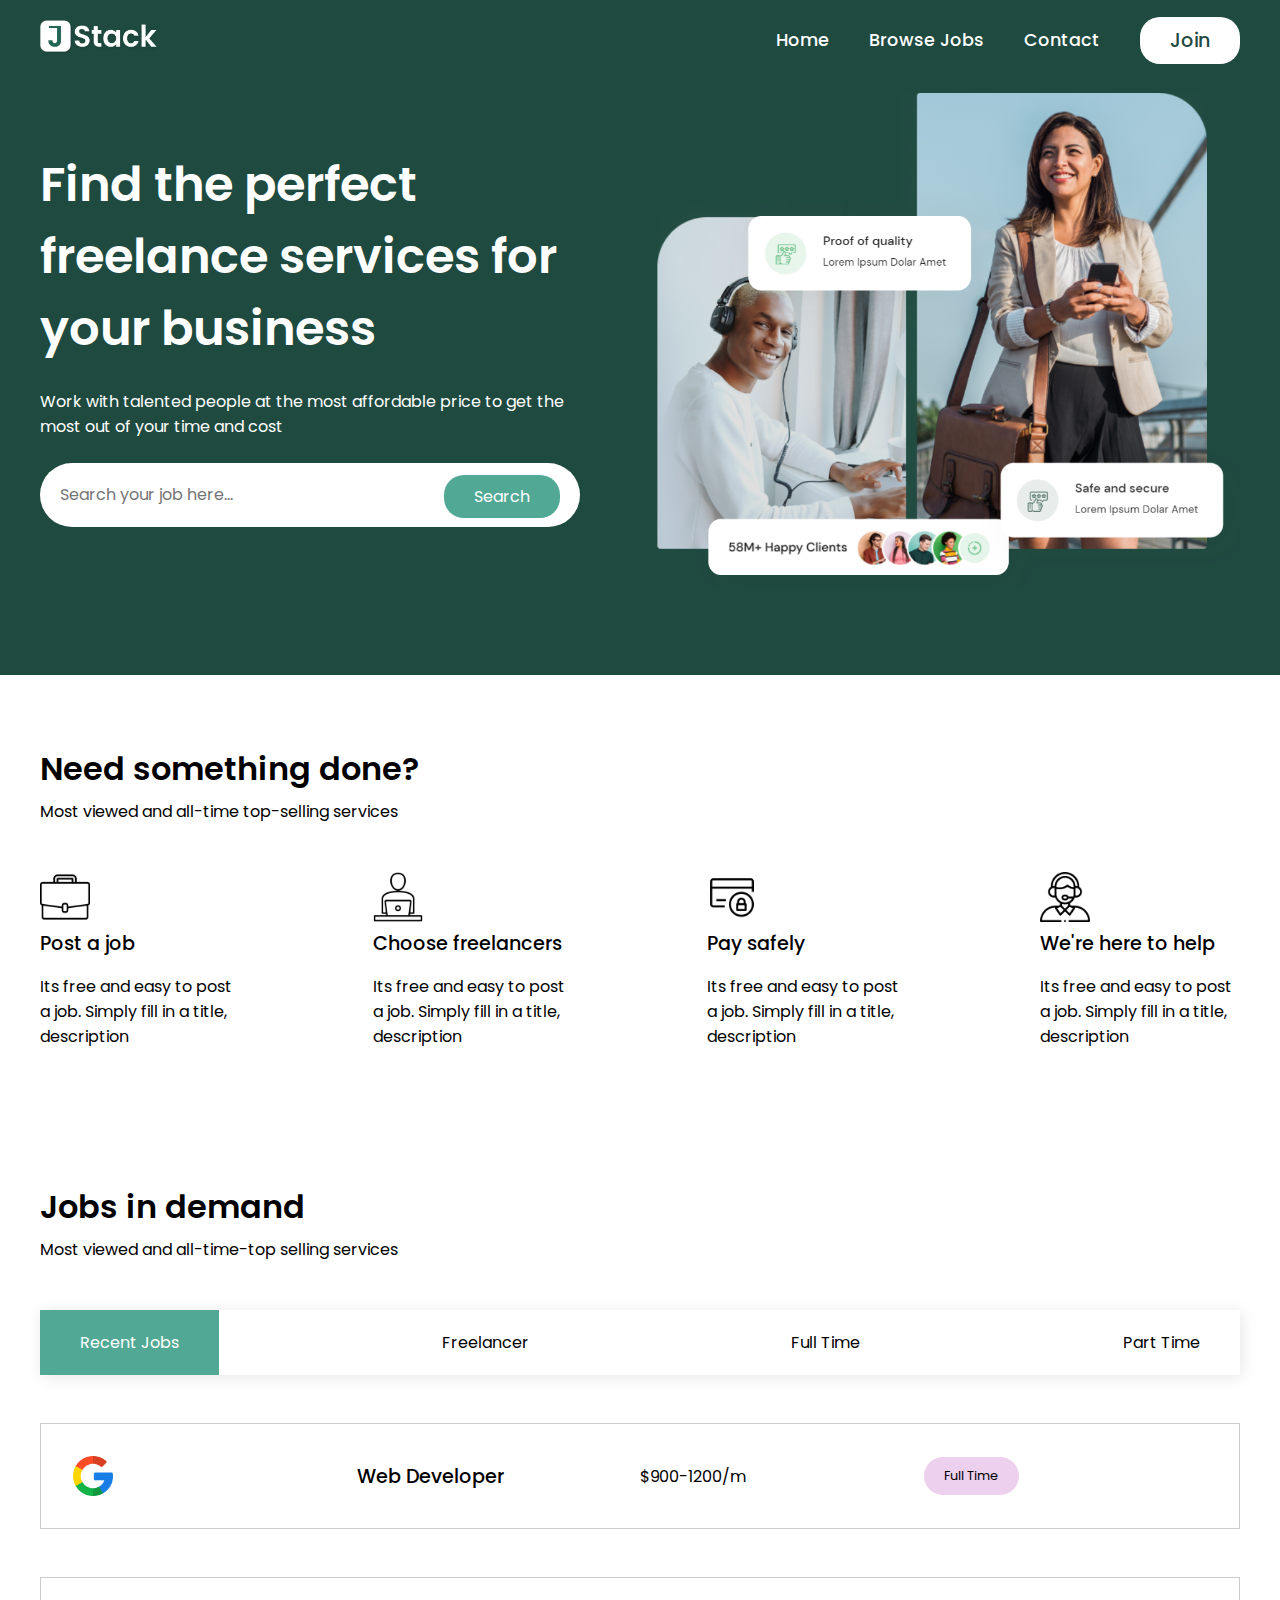
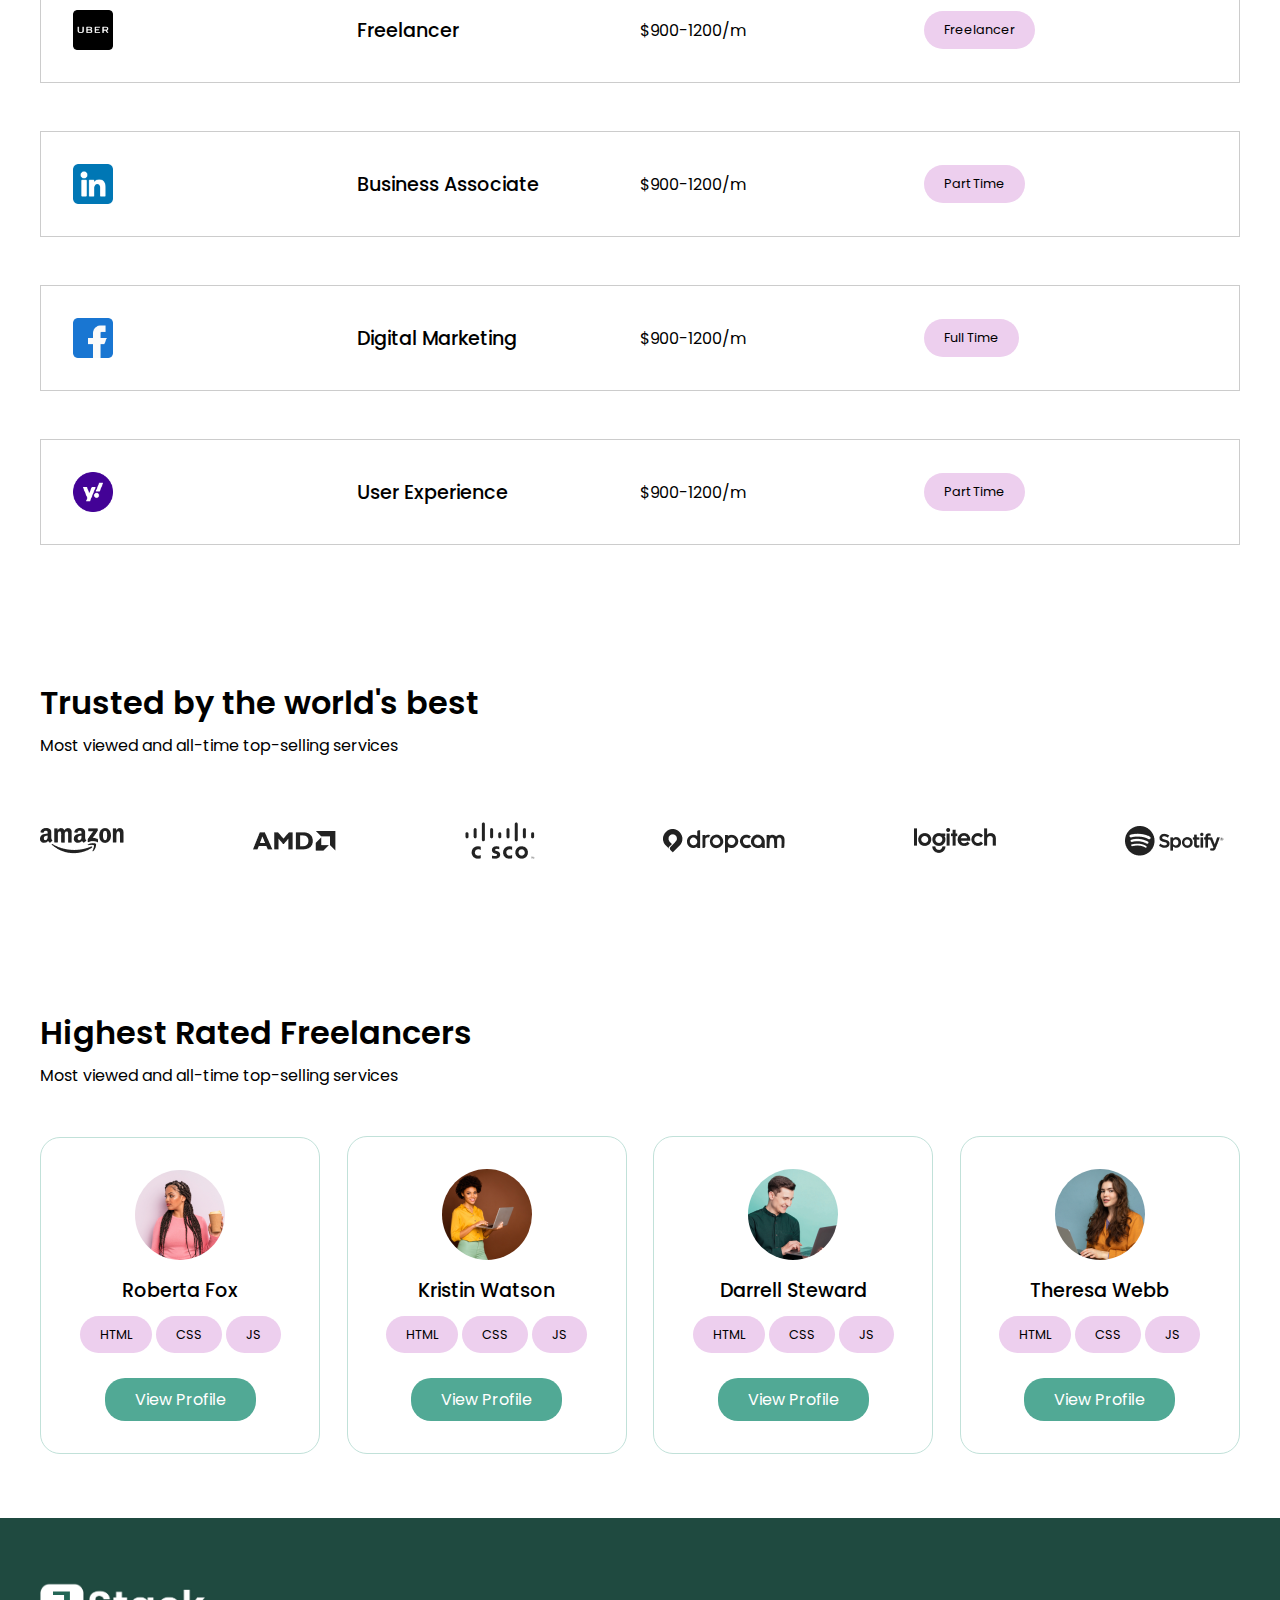
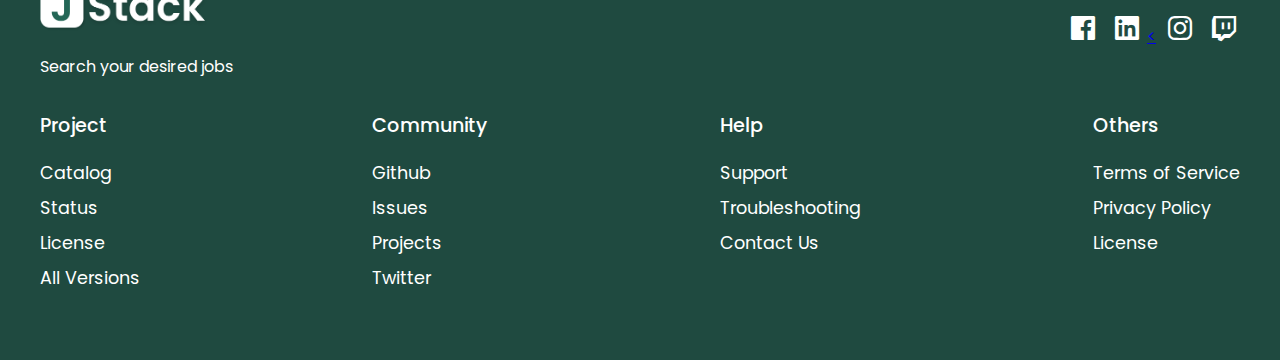
<file: index.html>
<!DOCTYPE html>
<html lang="en">

    <head>
        <meta charset="UTF-8">
        <meta name="viewport" content="width=device-width, initial-scale=1.0">
        <title>JSTACK - Search Jobs</title>
        <link rel="stylesheet" href="style.css">
        <link href='https://unpkg.com/boxicons@2.1.4/css/boxicons.min.css' rel='stylesheet'>

    </head>

    <body>

        <!-- Header  Section-->
        <header>
            <div id="navbar" class="obj-width">
                <a href="index.html"><img class="logo" src="images/logo.png"></a>

                <ul id="menu">
                    <li><a href="#">Home</a></li>
                    <li><a href="/jobs/job.html">Browse Jobs</a></li>
                    <li><a href="contact.html">Contact</a></li>
                    <button id="w-btn">Join</button>
                </ul>

                <i id="bar" class='bx bx-menu'></i>
            </div>
        </header>

        <!-- Hero  Section-->
         <section class="hero ">
            <div class="hero-box obj-width">
                <div class="h-left">
                    <h1>Find the perfect freelance services for your business</h1>
                    <p>Work with talented people at the most affordable price to get the most out of your time and cost</p>
                    <div class="search">
                        <input type="text" placeholder="Search your job here...">
                        <a id="g-btn" href="#">Search</a>
                    </div>
                </div>
                <div class="h-right"><img src="images/hero1.PNG" alt=""></div>
            </div>
         </section>

        <!-- Features  Section-->
         <section class="features sec-space obj-width">
            <h2>Need something done?</h2>
            <p>Most viewed and all-time top-selling services</p>

            <div class="fe-box">
                <div>
                    <img src="images/fe 1.png" alt="">
                    <h3>Post a job</h3>
                    <p>Its free and easy to post a job. Simply fill in a title, description</p>
                </div>
                <div>
                    <img src="images/fe 2.png" alt="">
                    <h3>Choose freelancers</h3>
                    <p>Its free and easy to post a job. Simply fill in a title, description</p>
                </div>
                <div>
                    <img src="images/fe 3.png" alt="">
                    <h3>Pay safely</h3>
                    <p>Its free and easy to post a job. Simply fill in a title, description</p>
                </div>
                <div>
                    <img src="images/fe 4.png" alt="">
                    <h3>We're here to help</h3>
                    <p>Its free and easy to post a job. Simply fill in a title, description</p>
                </div>
            </div>
         </section>

        <!-- Job Listing  Section-->
         <section class="jobs sec-space obj-width">
            <h2>Jobs in demand</h2>
            <p>Most viewed and all-time-top selling services</p>

            <ul class="job-id">
                <li data-target="all" class="active">Recent Jobs</li>
                <li data-target="freelancer">Freelancer</li>
                <li data-target="fullTime">Full Time</li>
                <li data-target="partTime">Part Time</li>
            </ul>

            <div class="jobs-container">
                <li data-item="fullTime" class="jList">
                    <img src="images/google.png" alt="">
                    <h3>Web Developer</h3>
                    <p>$900-1200/m</p>
                    <span id="key">Full Time</span>
                </li>
                <li data-item="freelancer" class="jList">
                    <img src="images/uber.png" alt="">
                    <h3>Freelancer</h3>
                    <p>$900-1200/m</p>
                    <span id="key">Freelancer</span>
                </li>
                <li data-item="partTime" class="jList">
                    <img src="images/linkedin.png" alt="">
                    <h3>Business Associate</h3>
                    <p>$900-1200/m</p>
                    <span id="key">Part Time</span>
                </li>
                <li data-item="fullTime" class="jList">
                    <img src="images/facebook.png" alt="">
                    <h3>Digital Marketing</h3>
                    <p>$900-1200/m</p>
                    <span id="key">Full Time</span>
                </li>
                <li data-item="partTime" class="jList">
                    <img src="images/yahoo.png" alt="">
                    <h3>User Experience</h3>
                    <p>$900-1200/m</p>
                    <span id="key">Part Time</span>
                </li>
            </div>
         </section>

        <!-- Brand  Section-->
         <section class="trust sec-space obj-width">
            <h2>Trusted by the world's best</h2>
            <p>Most viewed and all-time top-selling services</p>

            <div class="t-box">
                <img src="images/t1.png" alt="">
                <img src="images/t2.png" alt="">
                <img src="images/t3.png" alt="">
                <img src="images/t4.png" alt="">
                <img src="images/t5.png" alt="">
                <img src="images/t6.png" alt="">
            </div>
         </section>

        <!-- Team Section-->
        <section class="team sec-space obj-width">
            <h2>Highest Rated Freelancers</h2>
            <p>Most viewed and all-time top-selling services</p>

            <div class="team-container">
                <div class="fl-box">
                    <img src="images/fl-1.png" alt="">
                    <h3>Roberta Fox</h3>
                    <div class="skill">
                        <span id="key">HTML</span>
                        <span id="key">CSS</span>
                        <span id="key">JS</span>
                    </div>
                    
                    <a href="#" id="g-btn">View Profile</a>
                </div>
                <div class="fl-box">
                    <img src="images/fl-2.png" alt="">
                    <h3>Kristin Watson</h3>
                    <div class="skill">
                        <span id="key">HTML</span>
                        <span id="key">CSS</span>
                        <span id="key">JS</span>
                    </div>
                    
                    <a href="#" id="g-btn">View Profile</a>
                </div>
                <div class="fl-box">
                    <img src="images/fl-3.png" alt="">
                    <h3>Darrell Steward</h3>
                    <div class="skill">
                        <span id="key">HTML</span>
                        <span id="key">CSS</span>
                        <span id="key">JS</span>
                    </div>
                    
                    <a href="#" id="g-btn">View Profile</a>
                </div>
                <div class="fl-box">
                    <img src="images/fl-4.png" alt="">
                    <h3>Theresa Webb</h3>
                    <div class="skill">
                        <span id="key">HTML</span>
                        <span id="key">CSS</span>
                        <span id="key">JS</span>
                    </div>
                    
                    <a href="#" id="g-btn">View Profile</a>
                </div>
            </div>
         </section>

        <!-- Footer  Section-->
         <footer class="footer">
            <div class="obj-width">
                <div class="top">
                    <div>
                        <img class="logo" src="images/logo.png" alt="">
                        <p>Search your desired jobs</p>
                    </div>
                    <div>
                        <a href="https://github.com/jamalpromax"><i class='bx bxl-facebook-square'></i></a>
                        <a href="https://github.com/jamalpromax"><i class='bx bxl-linkedin-square'></i></a>
                        <a href="https://github.com/jamalpromax"><<i class='bx bxl-instagram'></i></a>
                        <a href="https://github.com/jamalpromax"><i class='bx bxl-twitch'></i></i></a>
                    </div>
                </div>

                <div class="bottom">
                    <div>
                        <h3>Project</h3>
                        <a href="#">Catalog</a>
                        <a href="#">Status</a>
                        <a href="#">License</a>
                        <a href="#">All Versions</a>
                    </div>
                    <div>
                        <h3>Community</h3>
                        <a href="#">Github</a>
                        <a href="#">Issues</a>
                        <a href="#">Projects</a>
                        <a href="#">Twitter</a>
                    </div>
                    <div>
                        <h3>Help</h3>
                        <a href="#">Support</a>
                        <a href="#">Troubleshooting</a>
                        <a href="#">Contact Us</a>
                    </div>
                    <div>
                        <h3>Others</h3>
                        <a href="#">Terms of Service</a>
                        <a href="#">Privacy Policy</a>
                        <a href="#">License</a>
                    </div>                    
                </div>
            </div>
         </footer>


        <script src="toggle.js"></script>
        <script src="script.js"></script>
    </body>

</html>
</file>
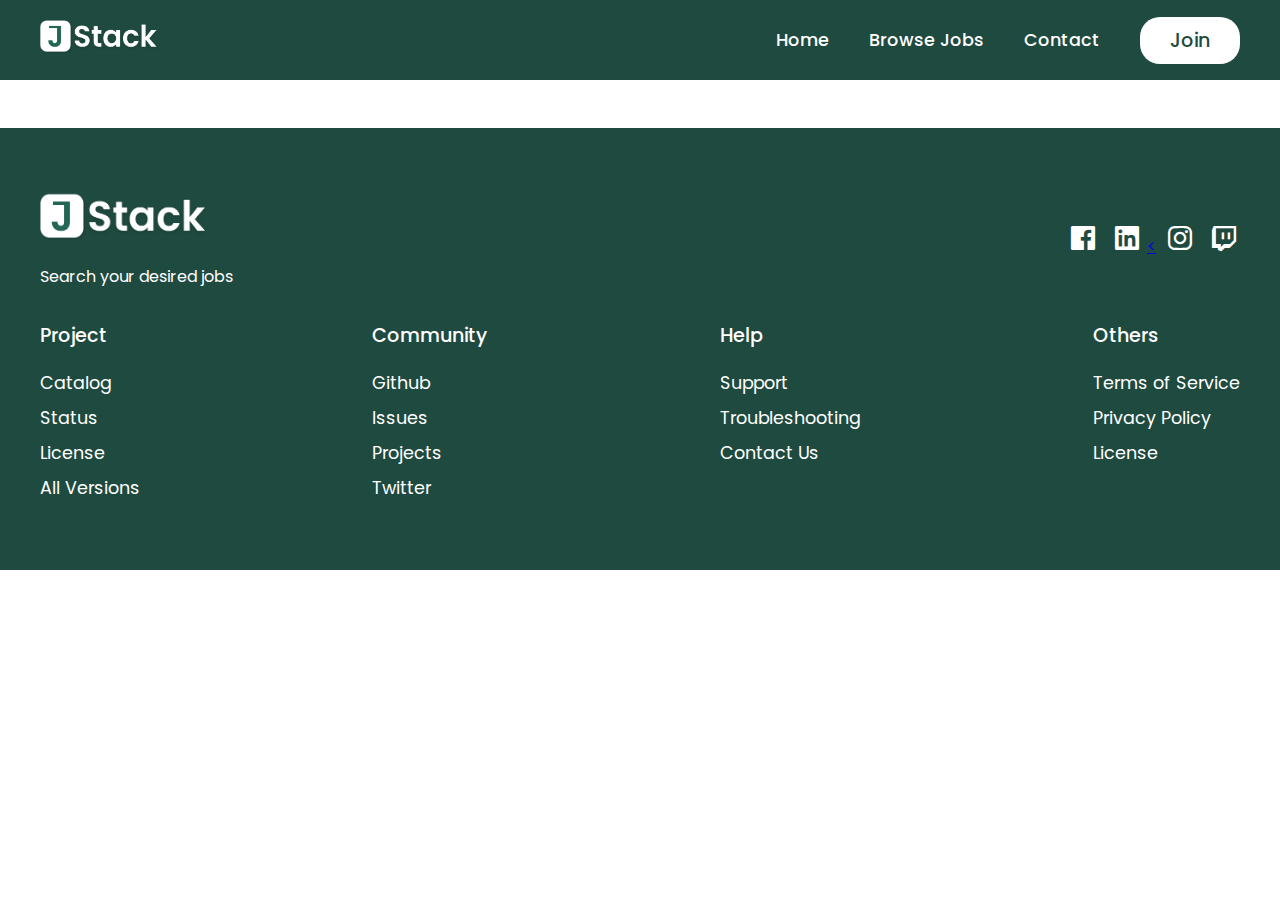
<file: jobs/job-details.html>
<!DOCTYPE html>
<html lang="en">

    <head>
        <meta charset="UTF-8">
        <meta name="viewport" content="width=device-width, initial-scale=1.0">
        <title>JSTACK - Search Jobs</title>
        <link rel="stylesheet" href="../style.css">
        <link href='https://unpkg.com/boxicons@2.1.4/css/boxicons.min.css' rel='stylesheet'>

    </head>

    <body>

        <!-- Header  Section-->
        <header>
            <div id="navbar" class="obj-width">
                <a href="../index.html"><img class="logo" src="../images/logo.png"></a>

                <ul id="menu">
                    <li><a href="../index.html">Home</a></li>
                    <li><a href="job.html">Browse Jobs</a></li>
                    <li><a href="../contact.html">Contact</a></li>
                    <button id="w-btn">Join</button>
                </ul>

                <i id="bar" class='bx bx-menu'></i>
            </div>
        </header>

        <div id="jobDetails" class="extra-space obj-width">
            
        </div>

  
        <!-- Footer  Section-->
         <footer class="footer">
            <div class="obj-width">
                <div class="top">
                    <div>
                        <img class="logo" src="../images/logo.png" alt="">
                        <p>Search your desired jobs</p>
                    </div>
                    <div>
                        <a href="https://github.com/jamalpromax"><i class='bx bxl-facebook-square'></i></a>
                        <a href="https://github.com/jamalpromax"><i class='bx bxl-linkedin-square'></i></a>
                        <a href="https://github.com/jamalpromax"><<i class='bx bxl-instagram'></i></a>
                        <a href="https://github.com/jamalpromax"><i class='bx bxl-twitch'></i></i></a>
                    </div>
                </div>

                <div class="bottom">
                    <div>
                        <h3>Project</h3>
                        <a href="#">Catalog</a>
                        <a href="#">Status</a>
                        <a href="#">License</a>
                        <a href="#">All Versions</a>
                    </div>
                    <div>
                        <h3>Community</h3>
                        <a href="#">Github</a>
                        <a href="#">Issues</a>
                        <a href="#">Projects</a>
                        <a href="#">Twitter</a>
                    </div>
                    <div>
                        <h3>Help</h3>
                        <a href="#">Support</a>
                        <a href="#">Troubleshooting</a>
                        <a href="#">Contact Us</a>
                    </div>
                    <div>
                        <h3>Others</h3>
                        <a href="#">Terms of Service</a>
                        <a href="#">Privacy Policy</a>
                        <a href="#">License</a>
                    </div>                    
                </div>
            </div>
         </footer>

         <script>
            document.addEventListener("DOMContentLoaded", () => {
                const urlParam = new URLSearchParams(window.location.search);
                const index = urlParam.get("id");

                const selectJob = jCategory[index];

                const jobDetailsContainer = document.getElementById("jobDetails");

                jobDetailsContainer.innerHTML = `
                
                <div class="job-header">
                <div class="job-img-row">
                    <img src=${selectJob.image} alt="">
                    <div>
                        <h2>${selectJob.companyName}</h2>
                        <span>${selectJob.location}</span>                        
                    </div>                    
                </div>
                <a id="g-btn" href="#">Apply Now</a>
            </div>

         <div class="features obj-width">
            
            <div class="fe-box">
                <div>
                    <img src="../images/vacancy.png" alt="">
                    <h3>Vacancy</h3>
                    <p>${selectJob.vacancy}</p>
                </div>
                <div>
                    <img src="../images/fe 1.png" alt="">
                    <h3>Position</h3>
                    <p>${selectJob.title}</p>
                </div>
                <div>
                    <img src="../images/hour.png" alt="">
                    <h3>Hours</h3>
                    <p>${selectJob.hours}</p>
                </div>
                <div>
                    <img src="../images/salary.png" alt="">
                    <h3>Salary</h3>
                    <p>${selectJob.rate}</p>
                </div>
            </div>
        </div>

        <div class="job-description sec-space">
            <h3>Job Description</h3>
            <p>${selectJob.description}</p>

            <h3>Employment Status</h3>
            <p>- ${selectJob.av}</p>

            <h3>Workplace</h3>
            <p>- ${selectJob.workplace}</p>

            <h3>Educational Requirements</h3>
            <p>- ${selectJob.education}</p>

            <h3>Experience Requirements</h3>
            <p>- ${selectJob.experience}</p>
        </div>
                `
            });
         </script>

        <script src="../toggle.js"></script>
        <script src="job-list.js"></script>
        <script src="jobSearch.js"></script>
    </body>

</html>
</file>
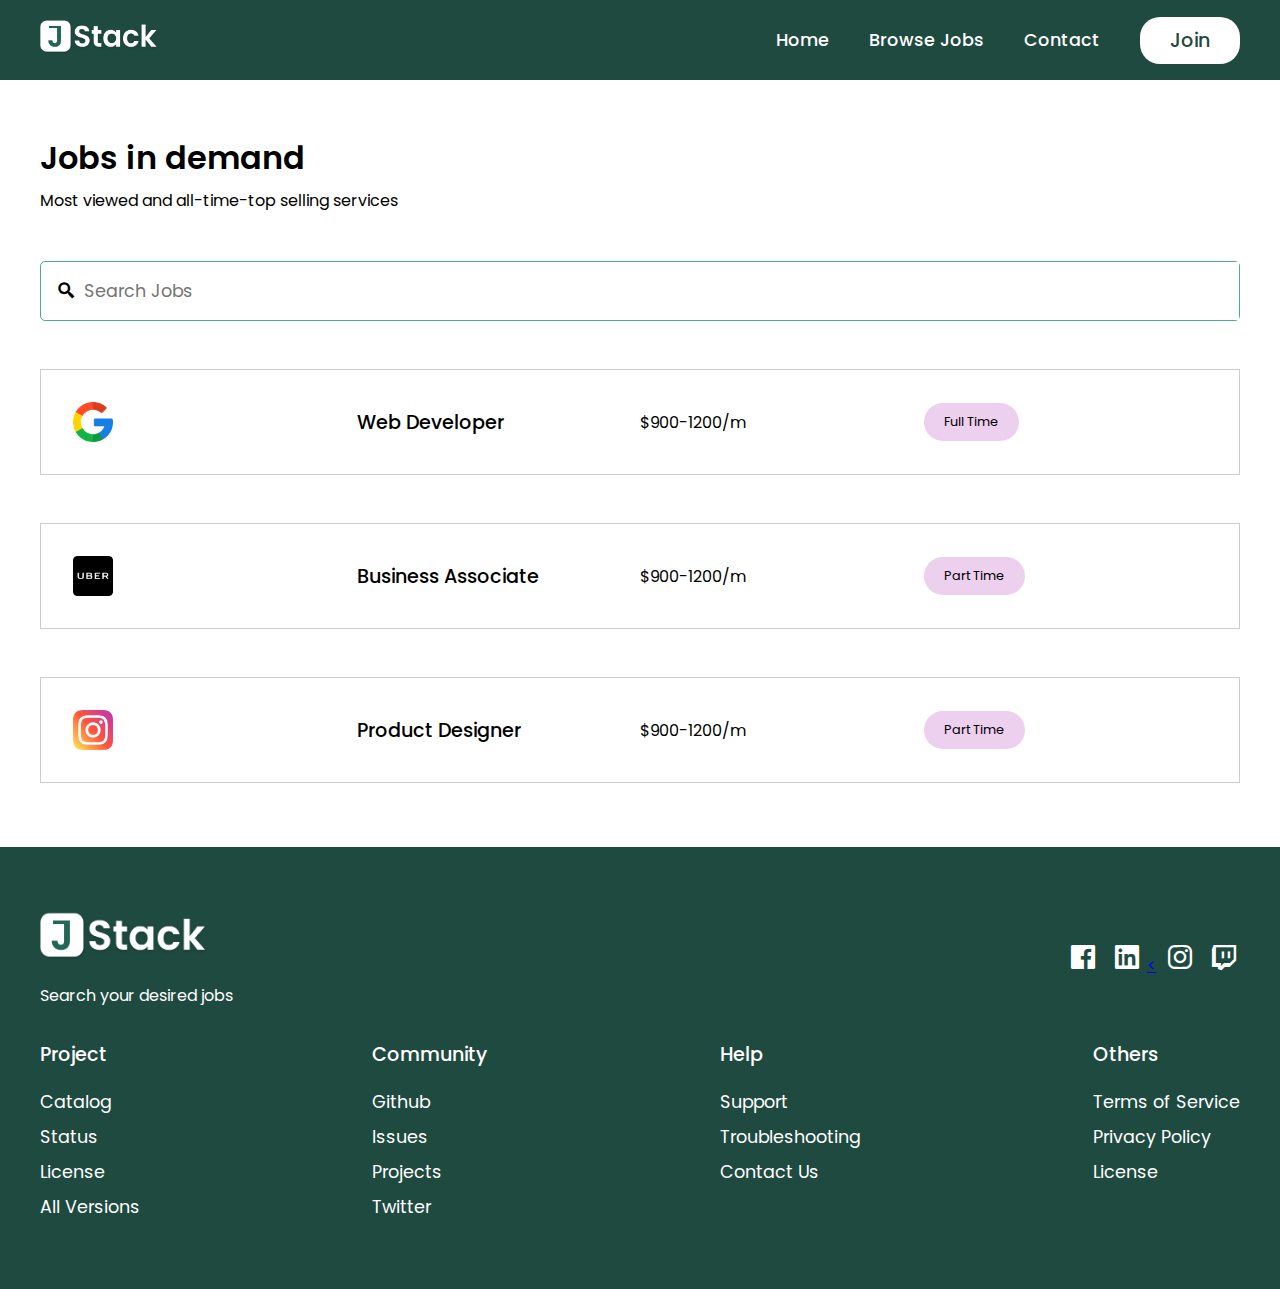
<file: jobs/job.html>
<!DOCTYPE html>
<html lang="en">

    <head>
        <meta charset="UTF-8">
        <meta name="viewport" content="width=device-width, initial-scale=1.0">
        <title>JSTACK - Search Jobs</title>
        <link rel="stylesheet" href="../style.css">
        <link href='https://unpkg.com/boxicons@2.1.4/css/boxicons.min.css' rel='stylesheet'>

    </head>

    <body>

        <!-- Header  Section-->
        <header>
            <div id="navbar" class="obj-width">
                <a href="../index.html"><img class="logo" src="../images/logo.png"></a>

                <ul id="menu">
                    <li><a href="../index.html">Home</a></li>
                    <li><a href="#">Browse Jobs</a></li>
                    <li><a href="../contact.html">Contact</a></li>
                    <button id="w-btn">Join</button>
                </ul>

                <i id="bar" class='bx bx-menu'></i>
            </div>
        </header>

        <!-- Job Listing  Section-->
         <section class="jobs sec-space obj-width extra-space">
            <h2>Jobs in demand</h2>
            <p>Most viewed and all-time-top selling services</p>

            <form>
                <i class='bx bx-search-alt-2'></i>
                <input type="text" placeholder="Search Jobs" id="searchBar">
            </form>

            <div class="jobs-container" id="root">
                
            </div>
         </section>

        <!-- Footer  Section-->
         <footer class="footer">
            <div class="obj-width">
                <div class="top">
                    <div>
                        <img class="logo" src="../images/logo.png" alt="">
                        <p>Search your desired jobs</p>
                    </div>
                    <div>
                        <a href="https://github.com/jamalpromax"><i class='bx bxl-facebook-square'></i></a>
                        <a href="https://github.com/jamalpromax"><i class='bx bxl-linkedin-square'></i></a>
                        <a href="https://github.com/jamalpromax"><<i class='bx bxl-instagram'></i></a>
                        <a href="https://github.com/jamalpromax"><i class='bx bxl-twitch'></i></i></a>
                    </div>
                </div>

                <div class="bottom">
                    <div>
                        <h3>Project</h3>
                        <a href="#">Catalog</a>
                        <a href="#">Status</a>
                        <a href="#">License</a>
                        <a href="#">All Versions</a>
                    </div>
                    <div>
                        <h3>Community</h3>
                        <a href="#">Github</a>
                        <a href="#">Issues</a>
                        <a href="#">Projects</a>
                        <a href="#">Twitter</a>
                    </div>
                    <div>
                        <h3>Help</h3>
                        <a href="#">Support</a>
                        <a href="#">Troubleshooting</a>
                        <a href="#">Contact Us</a>
                    </div>
                    <div>
                        <h3>Others</h3>
                        <a href="#">Terms of Service</a>
                        <a href="#">Privacy Policy</a>
                        <a href="#">License</a>
                    </div>                    
                </div>
            </div>
         </footer>


        <script src="../toggle.js"></script>
        <script src="job-list.js"></script>
        <script src="jobSearch.js"></script>
    </body>

</html>
</file>
<file: style.css>
@import url("https://fonts.googleapis.com/css2?family=Poppins:wght@100;200;300;400;500;600;700;800&display=swap");

* {
  margin: 0;
  padding: 0;
  box-sizing: border-box;
  font-family: "Poppins", sans-serif;
}

body {
  position: relative;
}

/* Global CSS */

h1 {
  font-size: 3rem;
  font-weight: 600;
}

h2 {
  font-size: 2rem;
  font-weight: 600;
  line-height: 60px;
}
h3 {
  font-size: 1.2rem;
  padding-bottom: 1rem;
  font-weight: 500;
}

#w-btn{
  margin-left: 40px;
  background: #fff;
  color: #1f4a40;
  padding: 9px 30px;
  border-radius: 20px;
  font-size: 1.2rem;
  font-weight: 500;
  box-shadow: none;
  border: none;
}
#g-btn{
  text-decoration: none;
  background-color: #51a995;
  color: #fff;
  padding: 9px 30px;
  border-radius: 20px;
  cursor: pointer;
}

.sec-space {
  padding: 4rem 0;
}
.extra-space {
  padding-top: 8rem;
}
.obj-width {
  max-width: 1200px;
  margin: auto;
}


/* Navbar */

header{
  background-color: #1f4a40;
  position: fixed;
  top: 0;
  right: 0;
  width: 100%;
  z-index: 999;
}

#navbar{
  display: flex;
  justify-content: space-between;
  align-items: center;
  height: 80px;
}

#navbar .logo{
  width: 120px;
}
#menu{
  display: flex;
  justify-content: flex-end;
  align-items: center;
  list-style: none;
}

#menu li a{
  color: #fff;
  text-decoration: none;
  margin-left: 40px;
  font-size: 1.1rem;
  font-weight: 500;
}

#bar{
  color: #fff;
  display: none;
}

/* Hero */

.hero{
  background: #1f4a40;
}

.hero-box{
  display: flex;
  justify-content: space-between;
  height: 75vh;
  align-items: center;
}

.h-left{
  width: 45%;
  color: #fff;
}
.h-left p{
  padding: 1.5rem 0;
}
.search{
  position: relative;
}
.search input{
  width: 100%;
  height: 4rem;
  border-radius: 35px;
  padding: 0 20px;
  font-size: 1rem;
  outline: none;
  border: none;
}
.search a{
  position: absolute;
  top: 12px;
  right: 20px;
}

.h-right{
  width: 50%;
}
.h-right img{
  width: 100%;
  object-fit: cover;
}

/* Features */

.features .fe-box{
  display: flex;
  justify-content: space-between;
  align-items: center;
  flex-wrap: wrap;
}

.features .fe-box div{
  width: 200px;
}

.features .fe-box img{
  width: 50px;
  margin-top: 3rem;
}

/* Jobs In Demand  */

.jobs .job-id{
  margin-top: 3rem;
  display: flex;
  justify-content: space-between;
  align-items: center;
  list-style: none;
  box-shadow: 2px 2px 15px rgba(0,0,0,0.1);
}
.jobs .job-id li{
  padding: 20px 40px;
  cursor: pointer;
  color: #000;
}
.jobs .job-id li.active{
  background: #51a995;
  color: #fff;
}

.jobs .jList{
  margin-top: 3rem;
  display: grid;
  grid-template-columns: repeat(4, 1fr);
  border: 1px solid #ccc;
  align-items: center;
  justify-items: start;
  cursor: pointer;
  color: #000;
  padding: 2rem 2rem;
}

.jobs .jList.delete{
  display: none;
}

.jobs .jList:hover{
  background: #ecf1ee;
}
.jobs .jList img{
  width: 40px;
}
.jobs .jList h3 { 
  padding-bottom: 0
}

/* Trust */

.trust .t-box{
  display: flex;
  align-items: center;
  flex-wrap: wrap;
  justify-content: space-between;
  padding-top: 3rem;
}

.trust .t-box img{
 margin: 1rem 1rem 1rem 0;
}

/* Team */
.team-container{
  display: flex;
  justify-content: space-between;
  align-items: center;
  flex-wrap: wrap;
}

.team-container .fl-box{
  border: 1px solid #c1e1d9;
  width: 280px;
  padding: 2rem 0;
  border-radius: 20px;
  margin-top: 3rem;
  display: flex;
  flex-direction: column;
  justify-content: center;
  align-items: center;;
}

.fl-box img{
  border-radius: 50%;
  margin-bottom: 1rem;
}

.skill{
  padding-bottom: 2rem;
}

#key{
  font-size: 0.8rem;
  background-color: #edcfee;
  padding: 10px 20px;
  border-radius: 20px;
}

/* Footer */
footer{
  background-color: #1f4a40;
  color: #fff;
  padding: 4rem 0;
}

.top{
  display: flex;
  align-items: center;
  text-align: start;
  justify-content: space-between;
  flex-wrap: wrap;
}
.top .logo{
  width: 170px;
  margin-bottom: 1rem;
}
.top i{
  color: #fff;
  font-size: 2rem;
  margin-left: 0.5rem;
}

.bottom{
  padding-top: 2rem;
  text-align: start;
  display: flex;
  justify-content: space-between;
  flex-wrap: wrap;
}

.bottom div{
  display: flex;
  flex-direction: column;
}

.bottom a{
  text-decoration: none;
  color: #fff;
  line-height: 35px;
  font-size: 1.1rem;
}


/* Browse Jobs Page */

.jobs form{
  margin-top: 3rem;
  width: 100%;
  border: 1px solid #51a995;
  border-radius: 5px;
  display: flex;
  justify-content: space-between;
  align-items: center;
}

.jobs form i{
  padding-left: 1rem;
  font-size: 1.2rem;
  font-weight: bold;
}

.jobs form input{
  width: 100%;
  border: none;
  outline: none;
  padding: 1rem .5rem;
  font-size: 1.1rem;
}

/* JOb Details Page */
.job-header{
  display: flex;
  justify-content: space-between;
  align-items: center;
  background: #f8fcfa;
  border: 1px solid #51a995;
  border-radius: 38px;
  padding: 2rem;
}

.job-img-row{
  display: flex;
  align-items: center;
}

.job-header img{
  width: 100px;
  background: #fff;
  padding: 1rem;
  border-radius: 15px;
  margin-right: 2rem;
}

.job-description p{
  padding-bottom: 2rem;
}


















@media(max-width: 1200px){
  .obj-width {
    width: 95%;
  }
}






@media (max-width: 699px){

  /* Navbar */
  #menu {
    background-color: white;
    display: block;
    width: 280px;
    height: auto;
    position: absolute;
    top: 80px;
    right: -100%;
    padding: 30px 0;
    box-shadow: 0px 2px 10px rgba(0,0,0,0.2);
    border-radius: 30px;
    opacity: 0;
    transition: all 0.3s ease;
  }

  #menu.active{
    right: 10px;
    opacity: 1;
  }

  #menu li{
    padding: 1rem;
  }

  #menu li a {
    color: #1f4a40;
  }

  #bar {
    display: block;
    font-size: 1.7rem;
    cursor: pointer;
  }
  #w-btn {
    margin: 20px 0 0 50px;
    background: #1f4a40;
    color: #fff;
  }
  
  /* Hero */
  .hero-box {
    flex-direction: column;
    justify-content: center;
    height: auto;
    align-items: start;
    padding: 6rem 0;
  }

  .h-left {
    width: 100%;
    padding: 0 8px;
  }

  .h-right {
    width: 90%;
    padding-top: 2rem;
  }

  /* Features  */
  .features .fe-box{
    padding: 0 8px;
  }
  .features .fe-box div {
    width: 40%;
  }

  /* Jobs In Demand */
  .jobs .job-id {
    position: relative;
    width: 100%;
    overflow-x: scroll;
    -ms-overflow-style: none;
    scrollbar-width: none;
  }

  .jobs .job-id li {
    padding: 20px 30px;
    text-wrap: nowrap;
  }

  .jobs-container{
    display: flex;
    justify-content: space-between;
    flex-wrap: wrap;
    margin: 2rem 0.5rem 0 0.5rem;
  }

  .jobs .jList {
    width: 48%;
    margin-top: 1rem;
    grid-template-columns: repeat(1, 1fr);
    grid-gap: 15px;
    padding: 2rem 1rem;
    text-align: center;
    justify-items: center;
  }
  /* Trust */
  .trust .t-box {
    padding: 0 0.5rem;
  }

  /* Team */
  .team-container{
    margin: 0 0.5rem;
  }
  
  .team-container .fl-box {
    width: 48%;
    border-radius: 10px;
    margin-top: 1rem;
    text-align: center;    
  }

  .skill {
    padding-bottom: 1rem;
  }

  /* Footer */

  .top i {
    margin: 1rem 1.4rem 0 0;
}
  .bottom div {
    width: 50%;
    margin-bottom: 50px;;
}

/* Job Details Page */

.job-header {
  display: flex;
  flex-direction: column;
  justify-content: flex-start;
  align-items: flex-start;
  border-radius: 15px;
  padding: 1rem;
}

.job-img-row {
  margin-bottom: 1.5rem;
}

.job-header img {
  width: 100px;
  background: #fff;
  padding: 0rem;
  border-radius: 10px;
}

}
</file>
